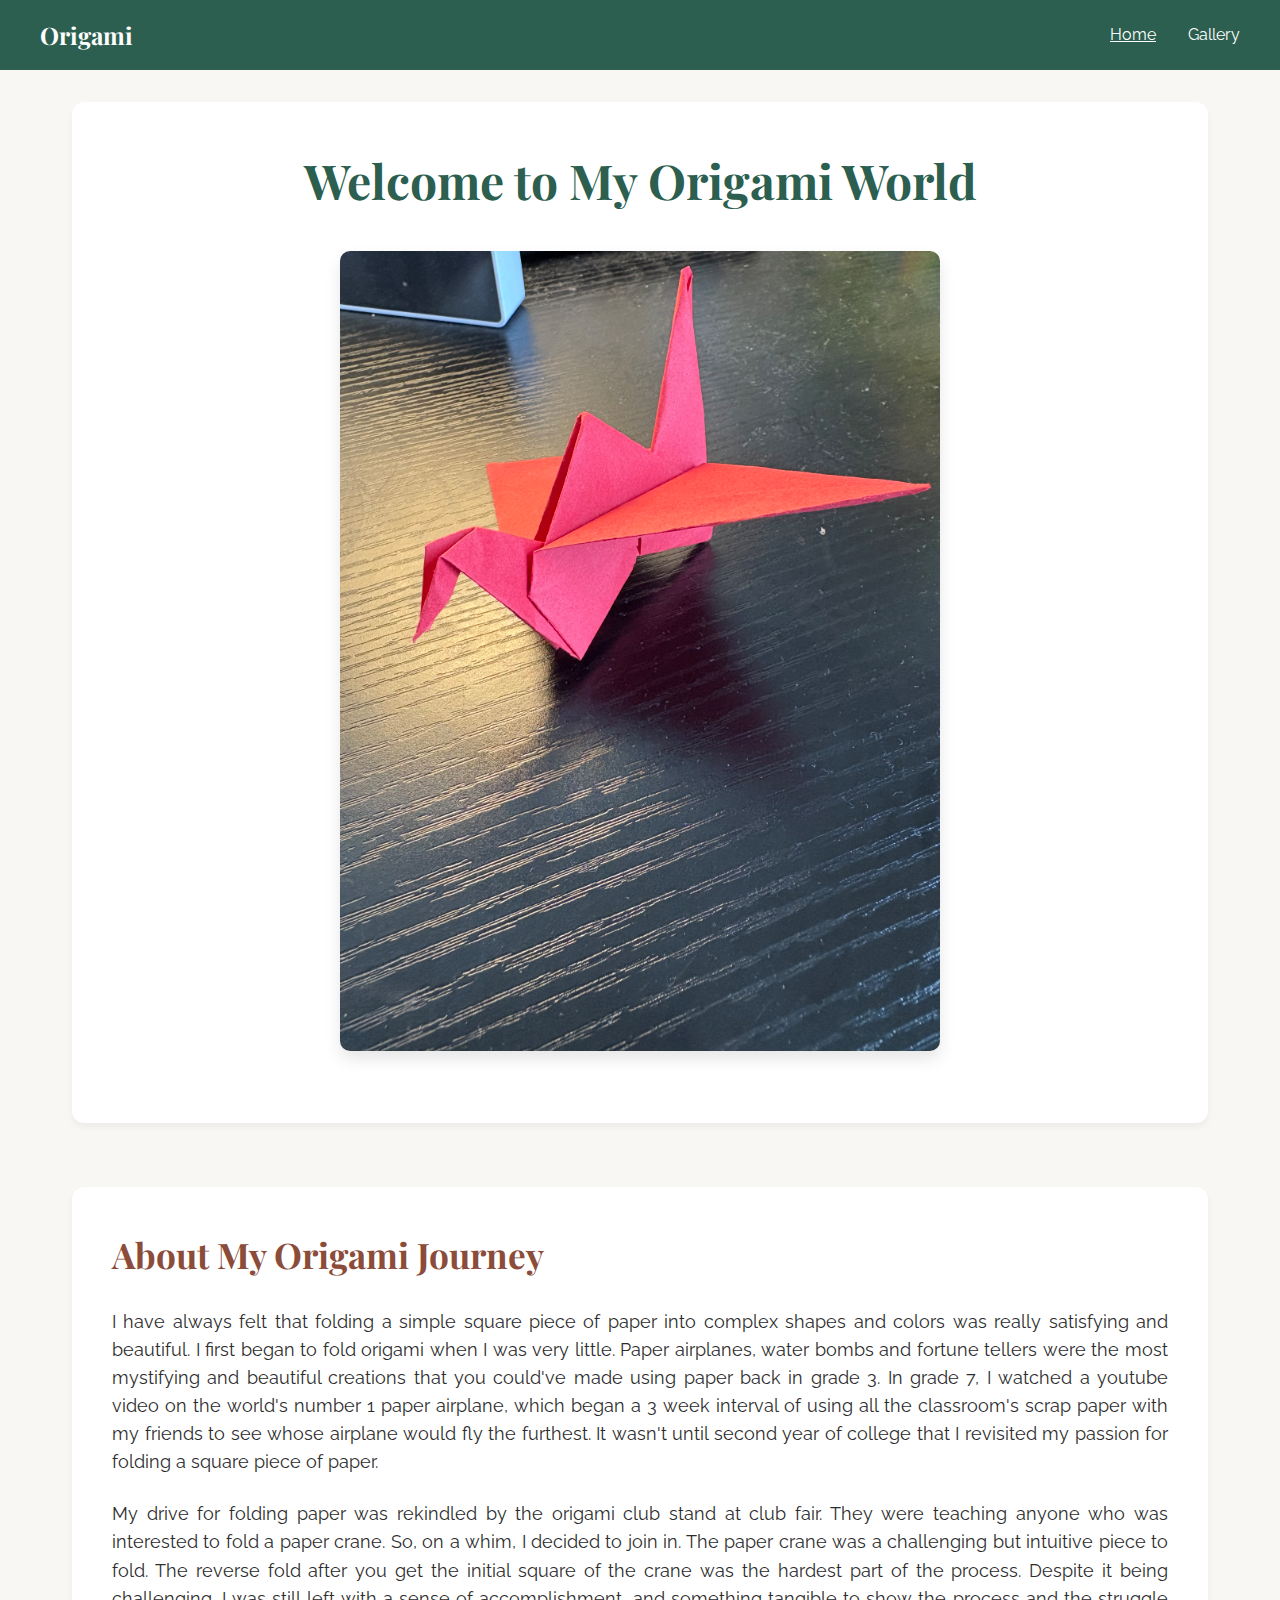
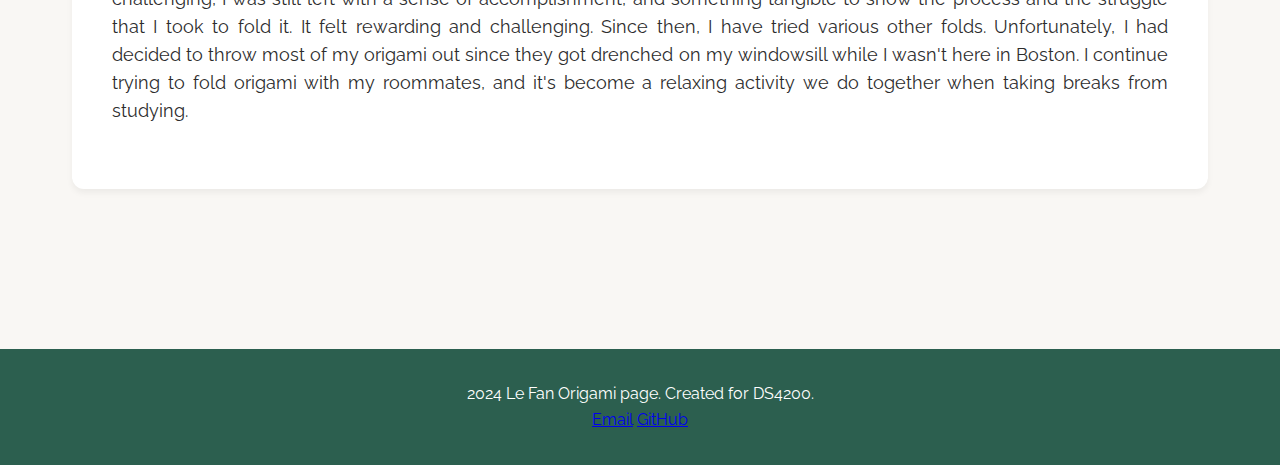
<file: index.html>
<!DOCTYPE html>
<html lang="en">
<head>
    <meta charset="UTF-8">
    <meta name="viewport" content="width=device-width, initial-scale=1.0">
    <title>My Origami Journey</title>
    <link rel="stylesheet" href="styles.css">
</head>
<body>
    <nav>
        <div class="nav-container">
            <h1 class="logo">Origami</h1>
            <ul class="nav-links">
                <li><a href="index.html" class="active">Home</a></li>
                <li><a href="gallery.html">Gallery</a></li>
            </ul>
        </div>
    </nav>

    <main>
        <section class="hero">
            <h1>Welcome to My Origami World</h1>
            <img src="Images/crane.jpg" alt="My origami crane" class="hero-image">
        </section>

        <section class="about">
            <h2>About My Origami Journey</h2>
            <p>
                I have always felt that folding a simple square piece of paper into complex shapes and colors was really satisfying and beautiful. I first began to fold origami when I was very little. Paper airplanes, water bombs and fortune tellers were the most mystifying and beautiful creations that you could've made using paper back in grade 3. In grade 7, I watched a youtube video on the world's number 1 paper airplane, which began a 3 week interval of using all the classroom's scrap paper with my friends to see whose airplane would fly the furthest. It wasn't until second year of college that I revisited my passion for folding a square piece of paper. 
            </p>

            <p>
                My drive for folding paper was rekindled by the origami club stand at club fair. They were teaching anyone who was interested to fold a paper crane. So, on a whim, I decided to join in. The paper crane was a challenging but intuitive piece to fold. The reverse fold after you get the initial square of the crane was the hardest part of the process. Despite it being challenging, I was still left with a sense of accomplishment, and something tangible to show the process and the struggle that I took to fold it. It felt rewarding and challenging. Since then, I have tried various other folds. Unfortunately, I had decided to throw most of my origami out since they got drenched on my windowsill while I wasn't here in Boston. I continue trying to fold origami with my roommates, and it's become a relaxing activity we do together when taking breaks from studying.
            </p>
        </section>
    </main>

    <footer>
        <p>2024 Le Fan Origami page. Created for DS4200.</p>
        <div class="footer-contact">
            <a href="fang.lef@northeastern.edu">Email</a>
            <a href="https://github.com/EthanTheFanger">GitHub</a>
        </div>
    </footer>
</body>
</html>
</file>
<file: styles.css>
/* Custom Font Import - Customization #1 */
@import url('https://fonts.googleapis.com/css2?family=Playfair+Display:wght@400;700&family=Raleway:wght@300;400;600&display=swap');

/* Global Styles */
* {
    margin: 0;
    padding: 0;
    box-sizing: border-box;
}

body {
    font-family: 'Raleway', sans-serif;
    line-height: 1.6;
    color: #333;
    background-color: #f9f7f4;
}

/* Custom Color Scheme - Customization #2 */
:root {
    --primary-color: #2c5f4f;
    --secondary-color: #8b4c3a;
    --accent-color: #d4a574;
    --light-bg: #f9f7f4;
    --dark-text: #2d2d2d;
    --light-text: #ffffff;
}

/* Navigation */
nav {
    background-color: var(--primary-color);
    padding: 1rem 2rem;
}

.nav-container {
    max-width: 1200px;
    margin: 0 auto;
    display: flex;
    justify-content: space-between;
    align-items: center;
}

.logo {
    font-family: 'Playfair Display', serif;
    color: var(--light-text);
    font-size: 1.5rem;
    font-weight: 700;
}

.nav-links {
    display: flex;
    list-style: none;
    gap: 2rem;
}

.nav-links a {
    color: var(--light-text);
    text-decoration: none;
    font-weight: 400;
}

.nav-links a:hover,
.nav-links a.active {
    text-decoration: underline;
}

/* Main Content */
main {
    max-width: 1200px;
    margin: 0 auto;
    padding: 2rem;
}

/* Custom Margins and Padding - Customization #3 */
section {
    margin-bottom: 4rem;
    padding: 2.5rem;
    background-color: white;
    border-radius: 12px;
    box-shadow: 0 4px 6px rgba(0,0,0,0.05);
}

/* Hero Section */
.hero h1,
.gallery-hero h1 {
    font-family: 'Playfair Display', serif;
    font-size: 3rem;
    color: var(--primary-color);
    margin-bottom: 2rem;
    text-align: center;
}

.hero-image,
.gallery-image {
    width: 100%;
    max-width: 600px;
    height: auto;
    border-radius: 10px;
    display: block;
    margin: 0 auto 2rem auto;
    box-shadow: 0 8px 16px rgba(0,0,0,0.1);
}

/* About Section */
.about h2 {
    font-family: 'Playfair Display', serif;
    font-size: 2.2rem;
    color: var(--secondary-color);
    margin-bottom: 1.5rem;
    padding-left: 0;
}

.about p {
    margin-bottom: 1.5rem;
    font-size: 1.1rem;
    text-align: justify;
    color: var(--dark-text);
}

/* Gallery Content */
.gallery-content h3 {
    font-family: 'Playfair Display', serif;
    font-size: 1.8rem;
    color: var(--primary-color);
    margin-bottom: 1.2rem;
    margin-top: 2rem;
}

.gallery-content p {
    margin-bottom: 1.5rem;
    font-size: 1.1rem;
    text-align: justify;
    color: var(--dark-text);
}

/* Model List */
.model-list {
    list-style: none;
    padding-left: 0
}

.model-list li {
    background-color: var(--light-bg);
    padding: 1.2rem 1.5rem;
    margin-bottom: 1rem;
    border-radius: 5px;
}

.model-list li:hover {
    transform: translateX(10px);
    box-shadow: 0 4px 8px rgba(0,0,0,0.1);
}

.model-list strong {
    color: var(--secondary-color);
    font-size: 1.2rem;
}

/* Contact Section */
.contact {
    text-align: center;
    background: linear-gradient(135deg, var(--primary-color), var(--secondary-color));
    color: var(--light-text);
}

.contact h2 {
    font-family: 'Playfair Display', serif;
    font-size: 2rem;
    margin-bottom: 1rem;
}

.contact p {
    font-size: 1.2rem;
    margin-bottom: 2rem;
}

.contact-links {
    display: flex;
    justify-content: center;
    gap: 2rem;
    flex-wrap: wrap;
}

.contact-links a {
    background-color: rgba(255, 255, 255, 0.2);
    color: var(--light-text);
    padding: 1rem 2rem;
    text-decoration: none;
    border-radius: 8px;
    font-weight: 600;
    transition: all 0.3s ease;
    border: 2px solid transparent;
}

.contact-links a:hover {
    background-color: var(--light-text);
    color: var(--primary-color);
    border-color: var(--accent-color);
    transform: translateY(-3px);
}

/* Footer */
footer {
    background-color: var(--primary-color);
    color: var(--light-text);
    text-align: center;
    padding: 2rem;
    margin-top: 4rem;
}

/* Responsive Design */
@media (max-width: 768px) {
    .nav-container {
        flex-direction: column;
        gap: 1rem;
    }
    
    .nav-links {
        flex-direction: column;
        gap: 0.5rem;
        text-align: center;
    }
    
    .hero h1,
    .gallery-hero h1 {
        font-size: 2rem;
    }
    
    section {
        padding: 1.5rem;
    }
    
    .contact-links {
        flex-direction: column;
        align-items: center;
    }
}
</file>
